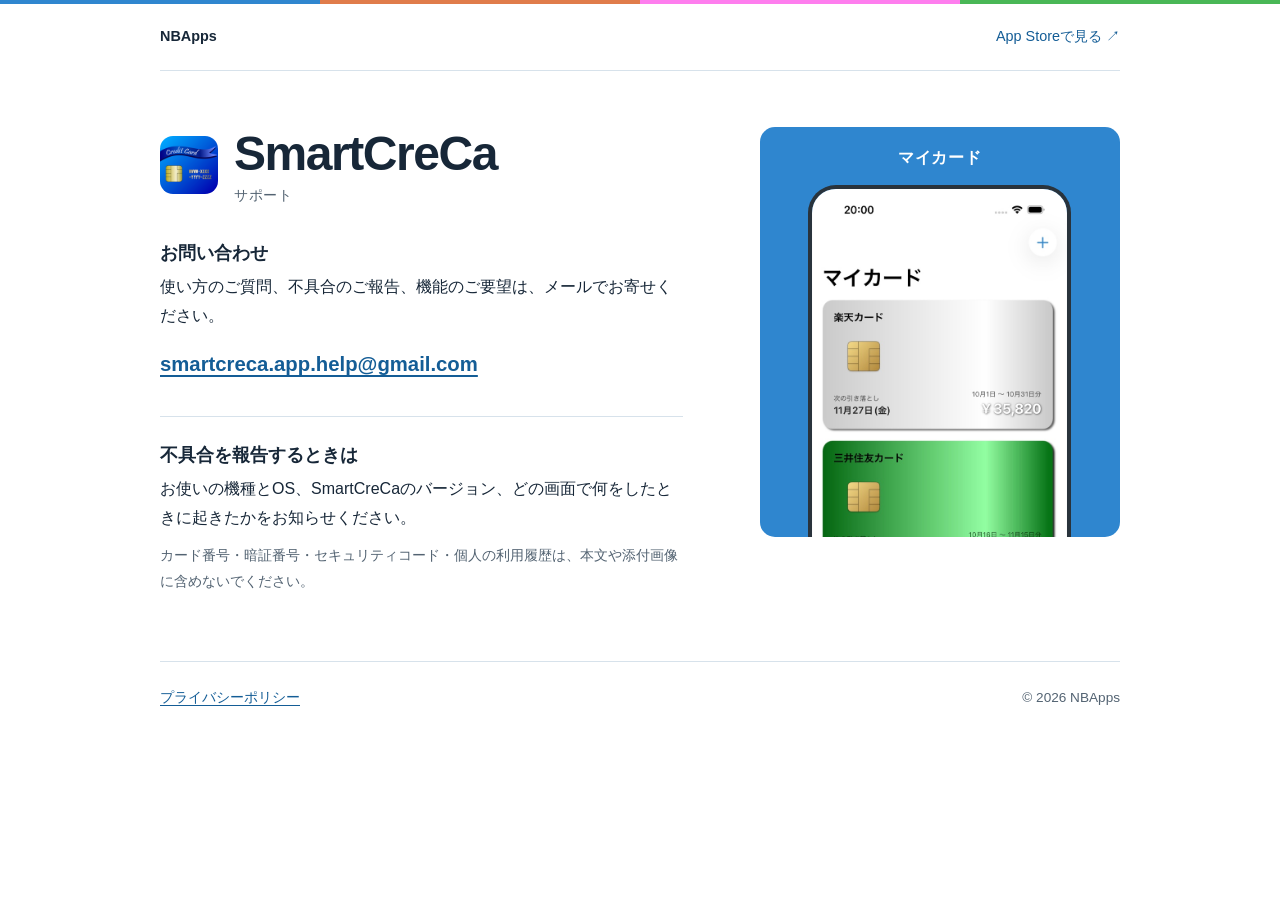
<file: index.html>
<!doctype html>
<html lang="ja">
<head>
  <meta charset="utf-8">
  <meta name="viewport" content="width=device-width, initial-scale=1">
  <meta name="description" content="SmartCreCaの使い方、不具合、機能のご要望に関するお問い合わせ窓口。">
  <title>SmartCreCa サポート</title>
  <link rel="canonical" href="https://nbashohei.github.io/smartcreca-info/">
  <link rel="icon" href="assets/smartcreca.png">
  <link rel="stylesheet" href="style.css">
</head>
<body class="support-page">
  <header class="mast"><a href="https://nbashohei.github.io/">NBApps</a><a href="https://apps.apple.com/jp/app/id992369701">App Storeで見る <span aria-hidden="true">↗</span></a></header>
  <main class="support-layout">
    <div class="support-content">
      <div class="app-heading">
        <img src="assets/smartcreca.png" alt="" width="58" height="58">
        <h1>SmartCreCa<span>サポート</span></h1>
      </div>
      <section aria-labelledby="support">
        <h2 id="support">お問い合わせ</h2>
        <p>使い方のご質問、不具合のご報告、機能のご要望は、メールでお寄せください。</p>
        <a class="email" href="mailto:smartcreca.app.help@gmail.com">smartcreca.app.help@gmail.com</a>
      </section>
      <section aria-labelledby="bug-report">
        <h2 id="bug-report">不具合を報告するときは</h2>
        <p>お使いの機種とOS、SmartCreCaのバージョン、どの画面で何をしたときに起きたかをお知らせください。</p>
        <p class="mail-note">カード番号・暗証番号・セキュリティコード・個人の利用履歴は、本文や添付画像に含めないでください。</p>
      </section>
    </div>
    <figure class="app-preview">
      <figcaption>マイカード</figcaption>
      <div class="screen-crop"><img src="assets/my-cards.jpg" alt="カードごとに次の引落日と支払い予定額が並ぶマイカード画面" width="621" height="1350"></div>
    </figure>
  </main>
  <footer><a href="privacy.html">プライバシーポリシー</a><span>© 2026 NBApps</span></footer>
</body>
</html>
</file>
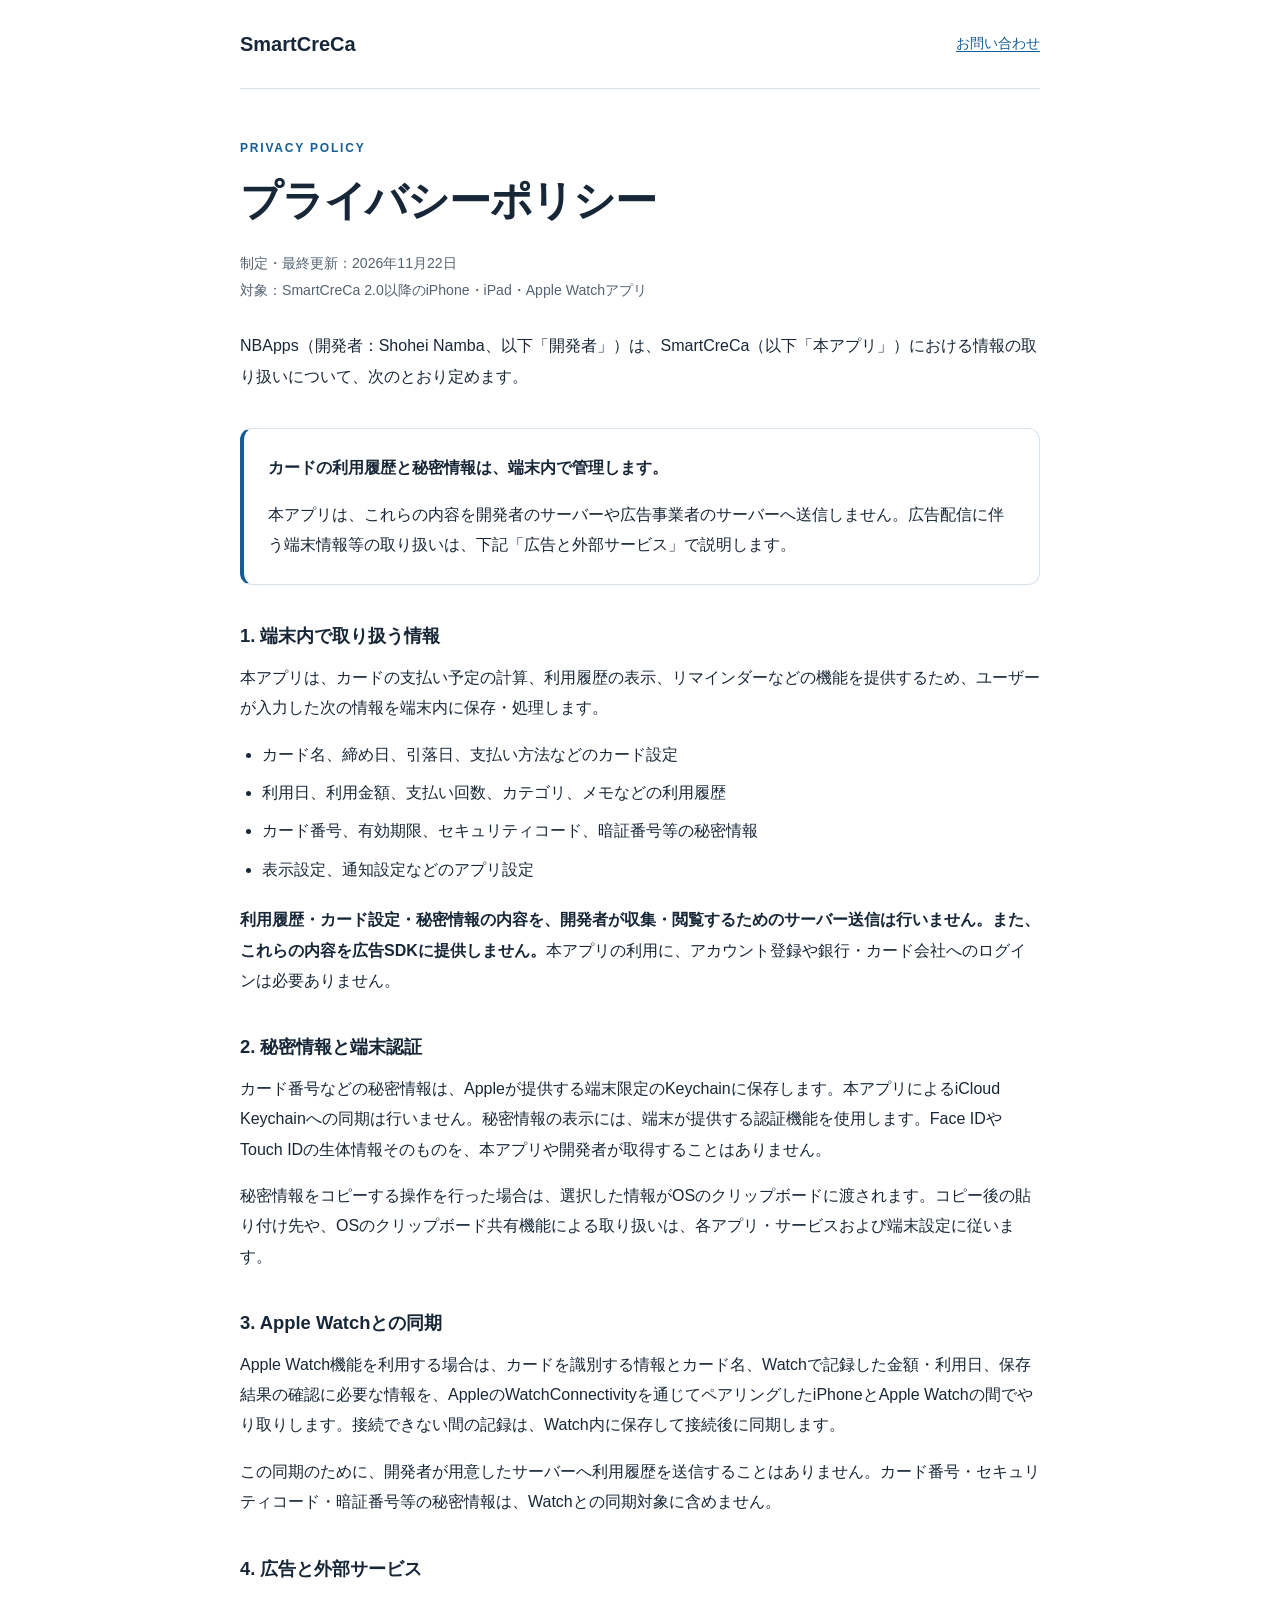
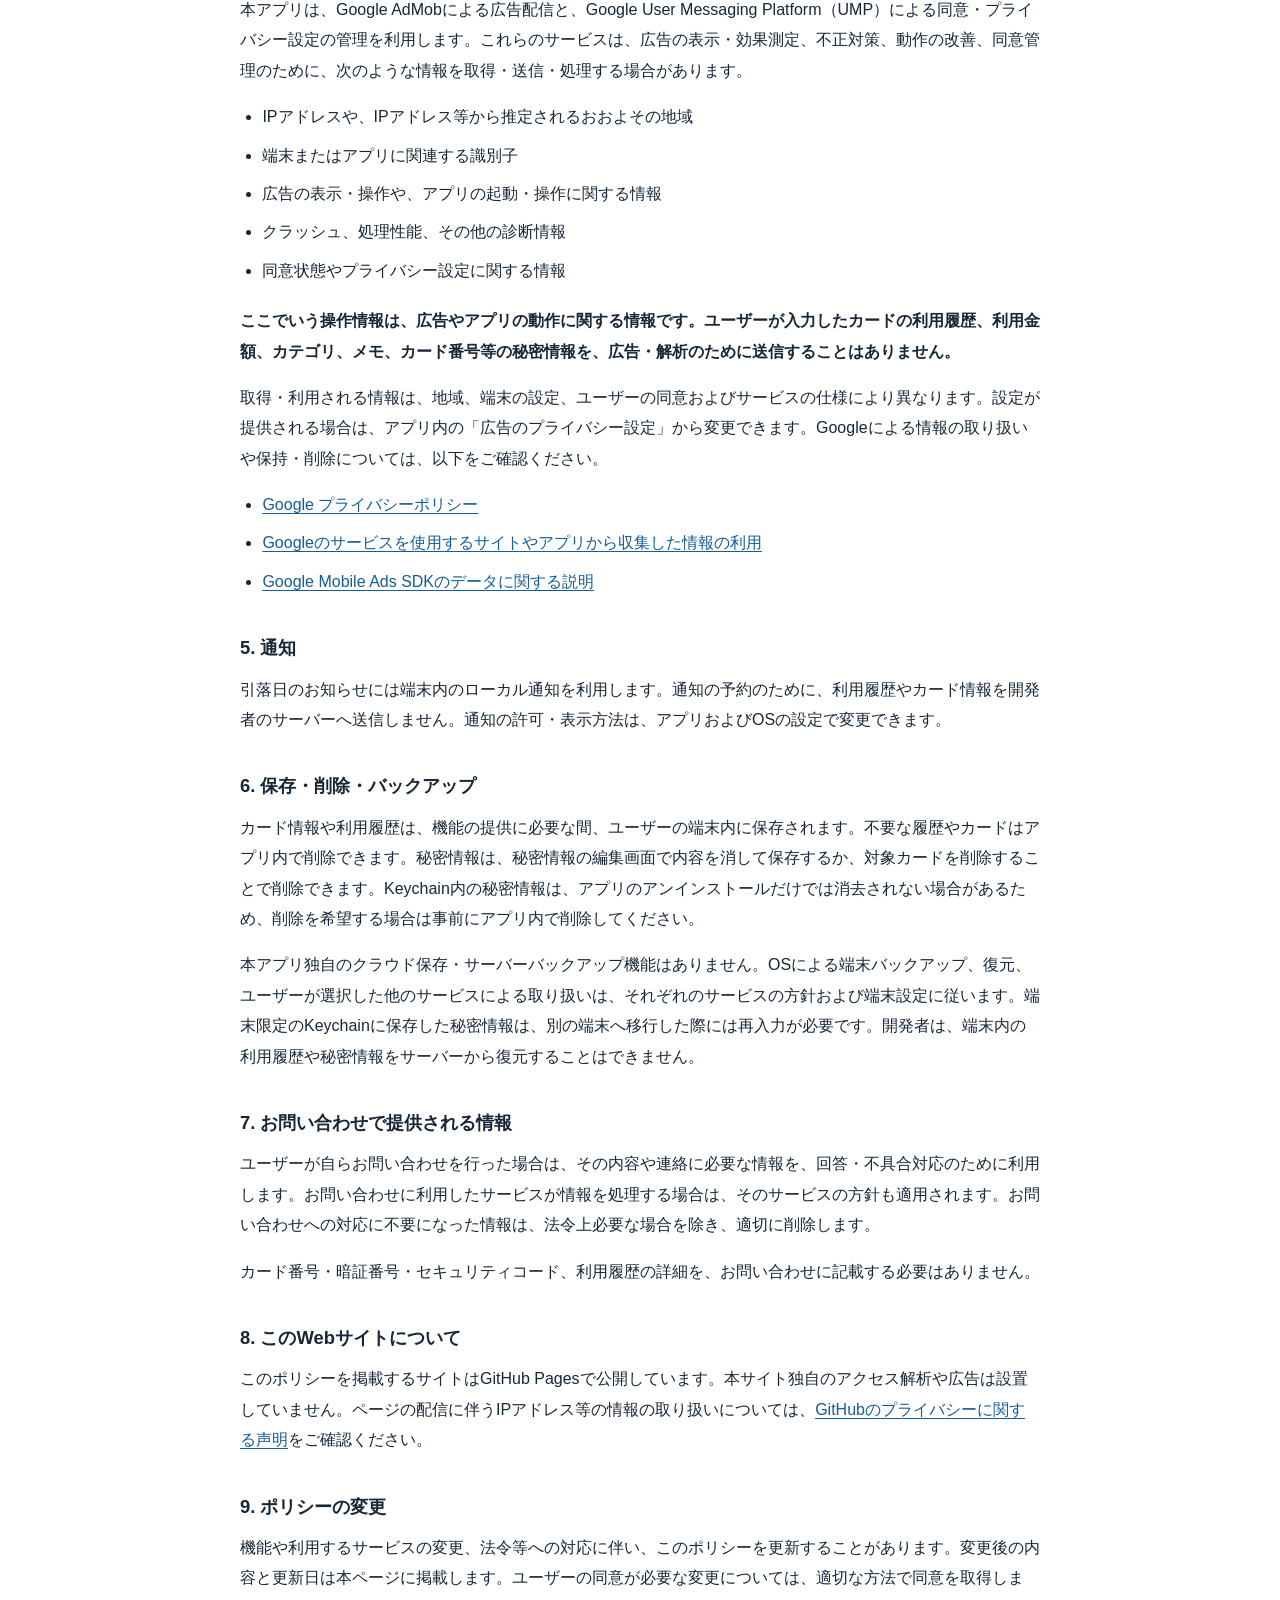
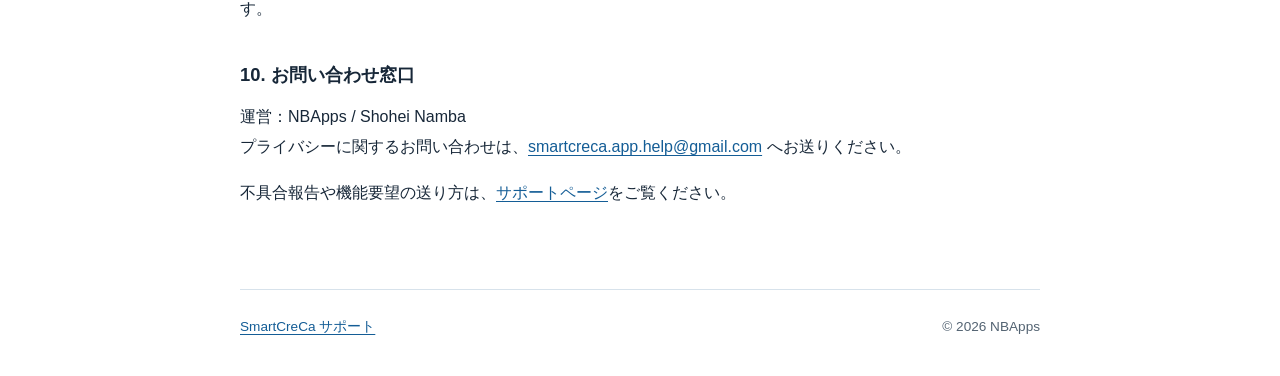
<file: privacy.html>
<!doctype html>
<html lang="ja">
<head>
  <meta charset="utf-8">
  <meta name="viewport" content="width=device-width, initial-scale=1">
  <meta name="description" content="SmartCreCaのプライバシーポリシー。利用履歴とカードの秘密情報は端末内で管理し、開発者や広告事業者のサーバーへ送信しません。">
  <title>プライバシーポリシー | SmartCreCa</title>
  <link rel="canonical" href="https://nbashohei.github.io/smartcreca-info/privacy.html">
  <link rel="stylesheet" href="style.css">
</head>
<body>
  <header class="site-header"><a class="brand" href="./">SmartCreCa</a><a href="./#support">お問い合わせ</a></header>
  <main>
    <p class="eyebrow">PRIVACY POLICY</p>
    <h1>プライバシーポリシー</h1>
    <p class="updated">制定・最終更新：<time datetime="2026-11-22">2026年11月22日</time><br>対象：SmartCreCa 2.0以降のiPhone・iPad・Apple Watchアプリ</p>
    <p>NBApps（開発者：Shohei Namba、以下「開発者」）は、SmartCreCa（以下「本アプリ」）における情報の取り扱いについて、次のとおり定めます。</p>

    <section class="summary" aria-label="情報の取り扱いの要点">
      <p><strong>カードの利用履歴と秘密情報は、端末内で管理します。</strong></p>
      <p>本アプリは、これらの内容を開発者のサーバーや広告事業者のサーバーへ送信しません。広告配信に伴う端末情報等の取り扱いは、下記「広告と外部サービス」で説明します。</p>
    </section>

    <section aria-labelledby="local"><h2 id="local">1. 端末内で取り扱う情報</h2>
      <p>本アプリは、カードの支払い予定の計算、利用履歴の表示、リマインダーなどの機能を提供するため、ユーザーが入力した次の情報を端末内に保存・処理します。</p>
      <ul>
        <li>カード名、締め日、引落日、支払い方法などのカード設定</li>
        <li>利用日、利用金額、支払い回数、カテゴリ、メモなどの利用履歴</li>
        <li>カード番号、有効期限、セキュリティコード、暗証番号等の秘密情報</li>
        <li>表示設定、通知設定などのアプリ設定</li>
      </ul>
      <p><strong>利用履歴・カード設定・秘密情報の内容を、開発者が収集・閲覧するためのサーバー送信は行いません。また、これらの内容を広告SDKに提供しません。</strong>本アプリの利用に、アカウント登録や銀行・カード会社へのログインは必要ありません。</p>
    </section>

    <section aria-labelledby="secrets"><h2 id="secrets">2. 秘密情報と端末認証</h2>
      <p>カード番号などの秘密情報は、Appleが提供する端末限定のKeychainに保存します。本アプリによるiCloud Keychainへの同期は行いません。秘密情報の表示には、端末が提供する認証機能を使用します。Face IDやTouch IDの生体情報そのものを、本アプリや開発者が取得することはありません。</p>
      <p>秘密情報をコピーする操作を行った場合は、選択した情報がOSのクリップボードに渡されます。コピー後の貼り付け先や、OSのクリップボード共有機能による取り扱いは、各アプリ・サービスおよび端末設定に従います。</p>
    </section>

    <section aria-labelledby="watch"><h2 id="watch">3. Apple Watchとの同期</h2>
      <p>Apple Watch機能を利用する場合は、カードを識別する情報とカード名、Watchで記録した金額・利用日、保存結果の確認に必要な情報を、AppleのWatchConnectivityを通じてペアリングしたiPhoneとApple Watchの間でやり取りします。接続できない間の記録は、Watch内に保存して接続後に同期します。</p>
      <p>この同期のために、開発者が用意したサーバーへ利用履歴を送信することはありません。カード番号・セキュリティコード・暗証番号等の秘密情報は、Watchとの同期対象に含めません。</p>
    </section>

    <section aria-labelledby="ads"><h2 id="ads">4. 広告と外部サービス</h2>
      <p>本アプリは、Google AdMobによる広告配信と、Google User Messaging Platform（UMP）による同意・プライバシー設定の管理を利用します。これらのサービスは、広告の表示・効果測定、不正対策、動作の改善、同意管理のために、次のような情報を取得・送信・処理する場合があります。</p>
      <ul>
        <li>IPアドレスや、IPアドレス等から推定されるおおよその地域</li>
        <li>端末またはアプリに関連する識別子</li>
        <li>広告の表示・操作や、アプリの起動・操作に関する情報</li>
        <li>クラッシュ、処理性能、その他の診断情報</li>
        <li>同意状態やプライバシー設定に関する情報</li>
      </ul>
      <p><strong>ここでいう操作情報は、広告やアプリの動作に関する情報です。ユーザーが入力したカードの利用履歴、利用金額、カテゴリ、メモ、カード番号等の秘密情報を、広告・解析のために送信することはありません。</strong></p>
      <p>取得・利用される情報は、地域、端末の設定、ユーザーの同意およびサービスの仕様により異なります。設定が提供される場合は、アプリ内の「広告のプライバシー設定」から変更できます。Googleによる情報の取り扱いや保持・削除については、以下をご確認ください。</p>
      <ul class="references">
        <li><a href="https://policies.google.com/privacy?hl=ja">Google プライバシーポリシー</a></li>
        <li><a href="https://policies.google.com/technologies/partner-sites?hl=ja">Googleのサービスを使用するサイトやアプリから収集した情報の利用</a></li>
        <li><a href="https://developers.google.com/admob/ios/privacy/data-disclosure?hl=ja">Google Mobile Ads SDKのデータに関する説明</a></li>
      </ul>
    </section>

    <section aria-labelledby="notifications"><h2 id="notifications">5. 通知</h2>
      <p>引落日のお知らせには端末内のローカル通知を利用します。通知の予約のために、利用履歴やカード情報を開発者のサーバーへ送信しません。通知の許可・表示方法は、アプリおよびOSの設定で変更できます。</p>
    </section>

    <section aria-labelledby="retention"><h2 id="retention">6. 保存・削除・バックアップ</h2>
      <p>カード情報や利用履歴は、機能の提供に必要な間、ユーザーの端末内に保存されます。不要な履歴やカードはアプリ内で削除できます。秘密情報は、秘密情報の編集画面で内容を消して保存するか、対象カードを削除することで削除できます。Keychain内の秘密情報は、アプリのアンインストールだけでは消去されない場合があるため、削除を希望する場合は事前にアプリ内で削除してください。</p>
      <p>本アプリ独自のクラウド保存・サーバーバックアップ機能はありません。OSによる端末バックアップ、復元、ユーザーが選択した他のサービスによる取り扱いは、それぞれのサービスの方針および端末設定に従います。端末限定のKeychainに保存した秘密情報は、別の端末へ移行した際には再入力が必要です。開発者は、端末内の利用履歴や秘密情報をサーバーから復元することはできません。</p>
    </section>

    <section aria-labelledby="contact-data"><h2 id="contact-data">7. お問い合わせで提供される情報</h2>
      <p>ユーザーが自らお問い合わせを行った場合は、その内容や連絡に必要な情報を、回答・不具合対応のために利用します。お問い合わせに利用したサービスが情報を処理する場合は、そのサービスの方針も適用されます。お問い合わせへの対応に不要になった情報は、法令上必要な場合を除き、適切に削除します。</p>
      <p>カード番号・暗証番号・セキュリティコード、利用履歴の詳細を、お問い合わせに記載する必要はありません。</p>
    </section>

    <section aria-labelledby="site"><h2 id="site">8. このWebサイトについて</h2>
      <p>このポリシーを掲載するサイトはGitHub Pagesで公開しています。本サイト独自のアクセス解析や広告は設置していません。ページの配信に伴うIPアドレス等の情報の取り扱いについては、<a href="https://docs.github.com/ja/site-policy/privacy-policies/github-general-privacy-statement">GitHubのプライバシーに関する声明</a>をご確認ください。</p>
    </section>

    <section aria-labelledby="changes"><h2 id="changes">9. ポリシーの変更</h2>
      <p>機能や利用するサービスの変更、法令等への対応に伴い、このポリシーを更新することがあります。変更後の内容と更新日は本ページに掲載します。ユーザーの同意が必要な変更については、適切な方法で同意を取得します。</p>
    </section>

    <section aria-labelledby="contact"><h2 id="contact">10. お問い合わせ窓口</h2>
      <p>運営：NBApps / Shohei Namba<br>プライバシーに関するお問い合わせは、<a href="mailto:smartcreca.app.help@gmail.com">smartcreca.app.help@gmail.com</a> へお送りください。</p>
      <p>不具合報告や機能要望の送り方は、<a href="./#support">サポートページ</a>をご覧ください。</p>
    </section>
  </main>
  <footer><a href="./">SmartCreCa サポート</a><span>© 2026 NBApps</span></footer>
</body>
</html>
</file>
<file: style.css>
:root { color-scheme: light dark; --background: #ffffff; --surface: #fff; --text: #172738; --muted: #536372; --line: #d7e2eb; --accent: #145d96; --tint: #edf6fc; }
* { box-sizing: border-box; }
html { scroll-padding-top: 2rem; }
body { margin: 0; background: var(--background); color: var(--text); font: 16px/1.9 -apple-system, BlinkMacSystemFont, "Hiragino Sans", "Noto Sans JP", sans-serif; overflow-wrap: anywhere; }
a { color: var(--accent); text-underline-offset: .2em; }
a:hover { text-decoration-thickness: 2px; }
a:focus-visible { outline: 3px solid var(--accent); outline-offset: 5px; }
.site-header, main, footer { width: min(100% - 40px, 800px); margin-inline: auto; }
.site-header { display: flex; align-items: center; justify-content: space-between; gap: 1rem; padding-block: 25px; border-bottom: 1px solid var(--line); font-size: .9rem; }
.brand { color: var(--text); font-size: 1.25rem; font-weight: 750; text-decoration: none; }
main { padding-block: 48px 64px; }
.eyebrow { margin: 0 0 12px; color: var(--accent); font-size: .75rem; font-weight: 700; letter-spacing: .15em; }
h1 { margin: 0 0 20px; font-size: clamp(1.7rem, 5.5vw, 2.6rem); letter-spacing: -.03em; line-height: 1.4; }
h2 { margin: 0 0 12px; font-size: 1.15rem; line-height: 1.6; }
p { margin: 0 0 16px; }
.updated { color: var(--muted); font-size: .88rem; margin-bottom: 28px; }
.intro { color: var(--muted); font-size: 1.05rem; }
section { margin-top: 36px; }
.summary { padding: 24px; border: 1px solid var(--line); border-left: 4px solid var(--accent); border-radius: 12px; background: var(--surface); }
.summary p:last-child { margin-bottom: 0; }
ul { padding-left: 1.4em; margin: 12px 0 20px; }
li + li { margin-top: 8px; }
.button { display: inline-block; margin-top: 4px; padding: 9px 16px; border-radius: 8px; background: var(--accent); color: #fff; text-decoration: none; font-weight: 650; }
footer { display: flex; justify-content: space-between; flex-wrap: wrap; gap: 12px; border-top: 1px solid var(--line); padding-block: 24px 36px; font-size: .85rem; color: var(--muted); }
@media (max-width: 480px) { main { padding-top: 32px; } .summary { padding: 20px; } .site-header, main, footer { width: calc(100% - 32px); } }
@media (prefers-color-scheme: dark) { :root { --background: #111923; --surface: #1a2632; --text: #f1f6fa; --muted: #b9c9d8; --line: #354553; --accent: #80c8ff; --tint: #1c3141; } .button { color: #27101a; } }

/* Store screenshot backgrounds, in the same order as the four app screens. */
.support-page::before { content: ""; display: block; height: 4px; background: linear-gradient(to right, #2f86cf 0 25%, #e07c4b 25% 50%, #fe7eee 50% 75%, #49b756 75%); }
.support-page { line-height: 1.8; }
.mast, .support-layout, .support-page footer { width: min(100% - 48px, 960px); margin-inline: auto; }
.mast { display: flex; justify-content: space-between; align-items: center; padding: 20px 0; border-bottom: 1px solid var(--line); }
.mast a { text-decoration: none; font-size: .9rem; }
.mast a:first-child { color: var(--text); font-weight: 700; }
.mast a:hover { text-decoration: underline; }
.support-layout { display: grid; grid-template-columns: minmax(0, 1.45fr) minmax(0, 1fr); align-items: start; gap: clamp(32px, 6vw, 78px); padding-block: 56px; }
.app-heading { display: flex; align-items: center; gap: 16px; margin-bottom: 36px; }
.app-heading img { border-radius: 13px; }
.app-heading h1 { margin: 0; line-height: 1.12; font-size: clamp(2rem, 4vw, 3rem); }
.app-heading h1 span { display: block; margin-top: 6px; font-size: .9rem; letter-spacing: .04em; color: var(--muted); font-weight: 500; }
.support-content section { margin: 0; }
.support-content section + section { border-top: 1px solid var(--line); padding-top: 24px; margin-top: 28px; }
.support-content h2 { font-size: 1.12rem; margin-bottom: 6px; }
.support-content p { margin-bottom: 10px; }
.email { display: inline-block; padding-block: 5px; font-weight: 650; font-size: clamp(1rem, 2.5vw, 1.27rem); }
.mail-note { font-size: .9rem; color: var(--muted); }
.app-preview { margin: 0; background: #2f86cf; border-radius: 15px; overflow: hidden; padding: 17px 20px 0; }
.app-preview figcaption { color: #fff; text-align: center; font-weight: 650; letter-spacing: .05em; margin-bottom: 12px; }
.screen-crop { width: 82%; height: auto; aspect-ratio: 1 / 1.34; overflow: hidden; margin-inline: auto; border: 4px solid #29333c; border-bottom: 0; border-radius: 28px 28px 0 0; background: #fff; }
.screen-crop img { display: block; width: 100%; height: auto; }
@media (max-width: 680px) {
  .mast, .support-layout, .support-page footer { width: min(100% - 36px, 480px); }
  .mast { padding-block: 15px; }
  .support-layout { grid-template-columns: minmax(0, 1fr); gap: 24px; padding-block: 28px; }
  .app-heading { margin-bottom: 26px; }
  .app-preview { display: none; }
}
</file>
